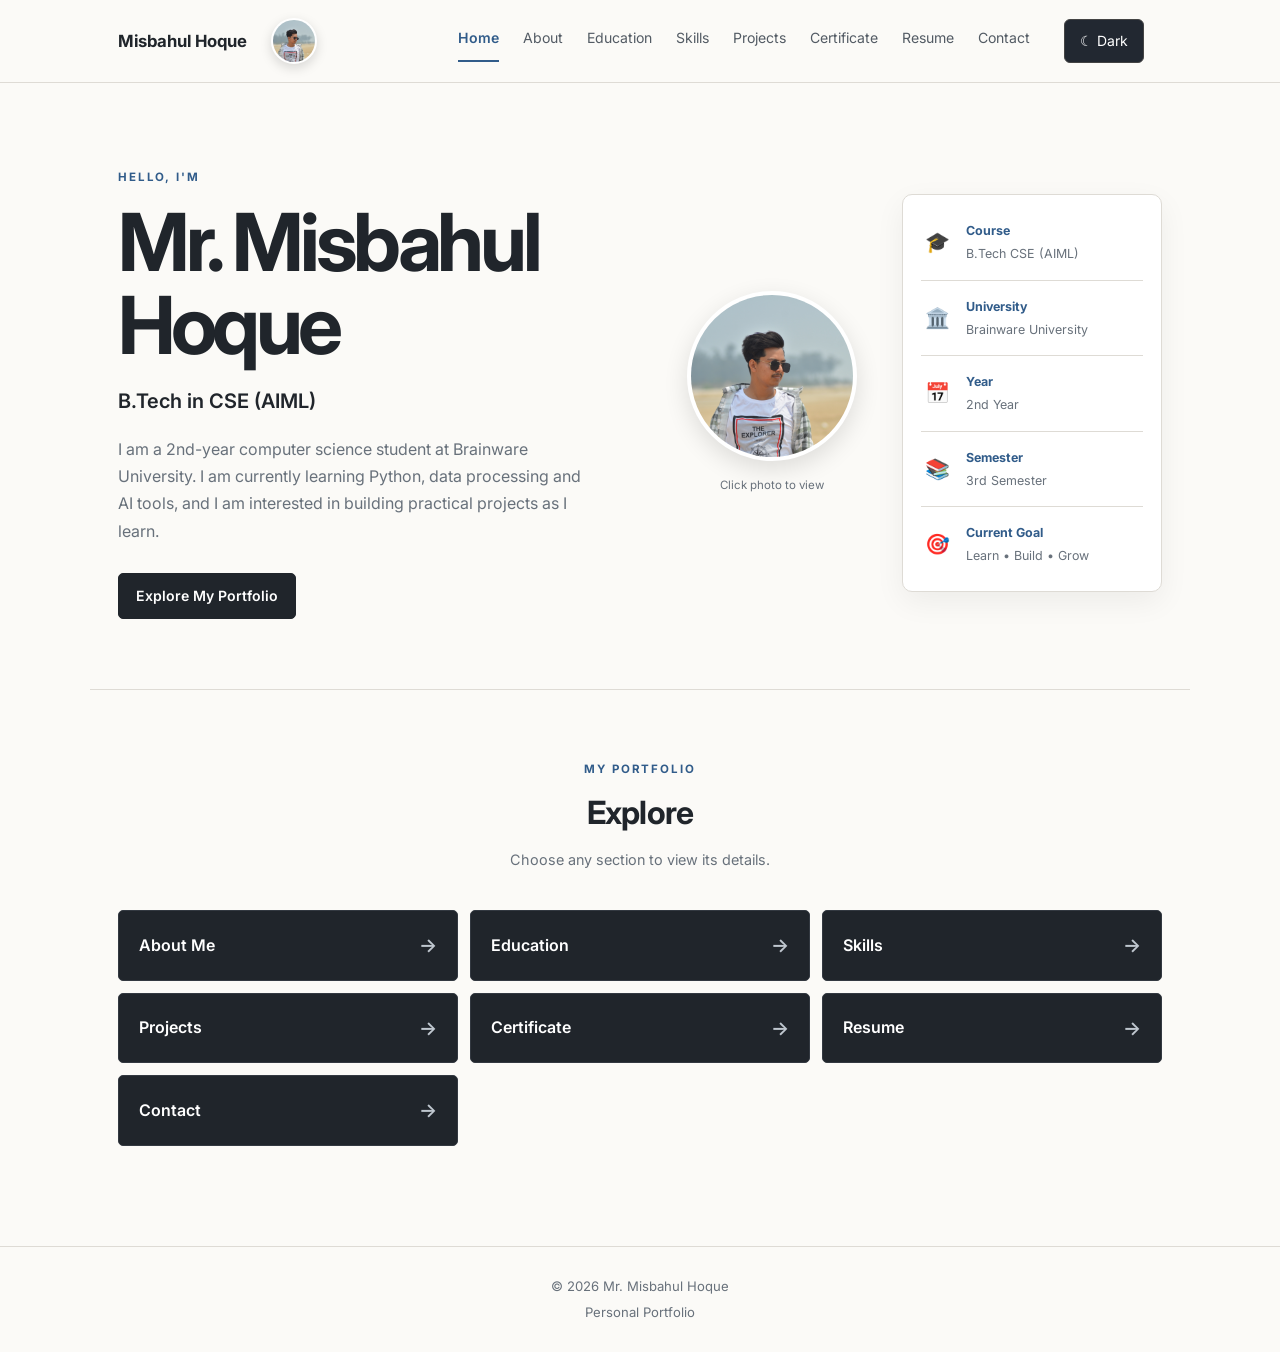
<file: index.html>
<!DOCTYPE html>
<html lang="en">
<head>
  <meta charset="UTF-8">
  <meta name="viewport" content="width=device-width, initial-scale=1.0">
  <meta name="description" content="Personal portfolio of Mr. Misbahul Hoque.">
  <title>Mr. Misbahul Hoque | Portfolio</title>
  <link rel="preconnect" href="https://fonts.googleapis.com">
  <link rel="preconnect" href="https://fonts.gstatic.com" crossorigin>
  <link href="https://fonts.googleapis.com/css2?family=Inter:wght@400;500;600;700&display=swap" rel="stylesheet">
  <link rel="stylesheet" href="style.css">
</head>
<body>

<header class="site-header">
  <div class="nav-wrap">

    <a class="brand" href="#home">Misbahul Hoque</a>

    <!-- Small Profile Photo -->
    <button
      class="header-profile-button"
      id="headerProfileButton"
      aria-label="Open portfolio menu"
      title="Open Portfolio"
    >
      <img src="assets/profile.JPG" alt="Misbahul Hoque">
    </button>

    <nav id="navMenu">
      <a href="#home">Home</a>
      <a href="#about">About</a>
      <a href="#education">Education</a>
      <a href="#skills">Skills</a>
      <a href="#projects">Projects</a>
      <a href="#certificates">Certificate</a>
      <a href="#resume">Resume</a>
      <a href="#contact">Contact</a>
    </nav>

    <div class="header-actions">
      <button class="theme-btn" id="themeBtn">☾ Dark</button>
      <button class="menu-btn" id="menuBtn">Menu</button>
    </div>

  </div>
</header>

<main>
<section class="hero" id="home">
  <div class="hero-copy">
    <p class="small-title">HELLO, I'M</p>
    <h1>Mr. Misbahul Hoque</h1>
    <p class="role">B.Tech in CSE (AIML)</p>
    <p class="hero-text">
      I am a 2nd-year computer science student at Brainware University.
      I am currently learning Python, data processing and AI tools, and I
      am interested in building practical projects as I learn.
    </p>
    <div class="hero-links">
      <a class="button" href="#menu">Explore My Portfolio</a>
    </div>
  </div>

 <div class="hero-visual">

  <div class="photo-box">
    <button class="profile-photo-button" id="profilePhotoButton" aria-label="View profile photo">
      <img src="assets/profile.JPG" alt="Mr. Misbahul Hoque">
    </button>
    <p class="photo-hint">Click photo to view</p>
  </div>

  <div class="hero-info-card">

    <div class="info-item">
      <span class="info-icon">🎓</span>
      <div>
        <b>Course</b>
        <span>B.Tech CSE (AIML)</span>
      </div>
    </div>

    <div class="info-item">
      <span class="info-icon">🏛️</span>
      <div>
        <b>University</b>
        <span>Brainware University</span>
      </div>
    </div>

    <div class="info-item">
      <span class="info-icon">📅</span>
      <div>
        <b>Year</b>
        <span>2nd Year</span>
      </div>
    </div>

    <div class="info-item">
      <span class="info-icon">📚</span>
      <div>
        <b>Semester</b>
        <span>3rd Semester</span>
      </div>
    </div>

    <div class="info-item">
      <span class="info-icon">🎯</span>
      <div>
        <b>Current Goal</b>
        <span>Learn • Build • Grow</span>
      </div>
    </div>

  </div>

</div>
</section>

<section class="portfolio-menu" id="menu">
  <div class="section-title centered">
    <span>MY PORTFOLIO</span>
    <h2>Explore</h2>
    <p>Choose any section to view its details.</p>
  </div>

  <div class="option-grid">
    <button class="option-button" data-target="about">About Me <span>→</span></button>
    <button class="option-button" data-target="education">Education <span>→</span></button>
    <button class="option-button" data-target="skills">Skills <span>→</span></button>
    <button class="option-button" data-target="projects">Projects <span>→</span></button>
    <button class="option-button" data-target="certificates">Certificate <span>→</span></button>
    <button class="option-button" data-target="resume">Resume <span>→</span></button>
    <button class="option-button" data-target="contact">Contact <span>→</span></button>
  </div>
</section>

<section class="detail-section" id="about">
  <div class="detail-inner">
    <button class="back-button" data-close>← Back to options</button>
    <div class="section-title"><span>01</span><h2>About Me</h2></div>
    <div class="two-column">
      <div>
        <p>
          My name is Misbahul Hoque and I am currently studying B.Tech in
          Computer Science and Engineering with a specialization in
          Artificial Intelligence and Machine Learning.
        </p>
        <p>
          I am currently in my 2nd year, 3rd semester at Brainware University.
          I am working on improving my programming and practical technology
          skills step by step.
        </p>
      </div>
      <aside class="quick-info">
        <div><b>Course</b><span>B.Tech CSE (AIML)</span></div>
        <div><b>University</b><span>Brainware University</span></div>
        <div><b>Year</b><span>2nd Year</span></div>
        <div><b>Semester</b><span>3rd Semester</span></div>
      </aside>
    </div>
  </div>
</section>

<section class="detail-section light" id="education">
  <div class="detail-inner">
    <button class="back-button" data-close>← Back to options</button>
    <div class="section-title"><span>02</span><h2>Education</h2></div>
    <div class="education-item">
      <div class="year">CURRENT</div>
      <div>
        <h3>Brainware University</h3>
        <p>B.Tech in Computer Science & Engineering (AIML)</p>
        <p class="muted">2nd Year · 3rd Semester</p>
      </div>
    </div>
  </div>
</section>

<section class="detail-section" id="skills">
  <div class="detail-inner">
    <button class="back-button" data-close>← Back to options</button>
    <div class="section-title"><span>03</span><h2>Skills</h2></div>
    <p class="skill-intro">These are the skills I currently know or am actively learning.</p>
    <div class="skill-list">
      <div><b>Python</b><span>Programming</span></div>
      <div><b>Data Processing</b><span>Basic data processing</span></div>
      <div><b>OpenAI</b><span>Using AI tools</span></div>
    </div>
  </div>
</section>

<section class="detail-section light" id="projects">
  <div class="detail-inner">
    <button class="back-button" data-close>← Back to options</button>
    <div class="section-title"><span>04</span><h2>Projects</h2></div>
    <div class="simple-box">
      <h3>Projects will be added here</h3>
      <p>
        I am currently learning and building projects. New projects will be
        added here as they are completed.
      </p>
    </div>
  </div>
</section>

<section class="detail-section" id="certificates">
  <div class="detail-inner">
    <button class="back-button" data-close>← Back to options</button>
    <div class="section-title"><span>05</span><h2>Certificate</h2></div>
    <div class="certificate">
      <div class="certificate-image">
        <iframe src="assets/certificate-ai-tools.pdf" title="AI Tools Workshop Certificate"></iframe>
      </div>
      <div class="certificate-details">
        <p class="small-title">CERTIFICATE OF COMPLETION</p>
        <h3>AI Tools & ChatGPT Workshop</h3>
        <p>Issued by <b>be10x</b></p>
        <p class="muted">March 22nd, 2026</p>
        <p>
          Successfully completed an AI tools and ChatGPT workshop covering
          AI-assisted presentations, data analysis, coding and debugging.
        </p>
        <a class="button" href="assets/certificate-ai-tools.pdf" target="_blank">Open Certificate</a>
      </div>
    </div>
  </div>
</section>
  
<section class="detail-section light" id="resume">
  <div class="detail-inner">
    <button class="back-button" data-close>← Back to options</button>
    <div class="section-title"><span>06</span><h2>Resume</h2></div>
    <div class="simple-box">
      <h3>Resume coming soon</h3>
      <p>
        My professional CV/resume will be added here after we create it.
      </p>
    </div>
  </div>
</section>

<section class="detail-section" id="contact">
  <div class="detail-inner">

    <button class="back-button" data-close>← Back to options</button>

    <div class="section-title">
      <span>07</span>
      <h2>Contact & Social</h2>
    </div>

    <p class="contact-text">
      You can connect with me through my social media profiles or email.
    </p>

    <div class="social-links">

      <a href="https://www.instagram.com/_i_am_misba_/"
         target="_blank"
         rel="noopener noreferrer"
         class="social-button">
        Instagram
        <span>↗</span>
      </a>

      <a href="https://www.facebook.com/share/1CwdYUna1B/"
         target="_blank"
         rel="noopener noreferrer"
         class="social-button">
        Facebook
        <span>↗</span>
      </a>

      <a href="https://www.linkedin.com/in/misbahul-hoque-839614297"
         target="_blank"
         rel="noopener noreferrer"
         class="social-button">
        LinkedIn
        <span>↗</span>
      </a>

      <a href="mailto:misbahulhoque.ai@gmail.com"
         class="social-button">
        Email
        <span>✉</span>
      </a>

    </div>

  </div>
</section>

<div class="photo-modal" id="photoModal" aria-hidden="true">
  <button class="photo-modal-close" id="photoModalClose" aria-label="Close photo">×</button>
  <img src="assets/profile.JPG" alt="Mr. Misbahul Hoque - profile photo">
</div>
</main>

<footer>
  <p>© <span id="year"></span> Mr. Misbahul Hoque</p>
  <p>Personal Portfolio</p>
</footer>

<script src="script.js"></script>
</body>
</html>
</file>
<file: style.css>
* {
  box-sizing: border-box;
  margin: 0;
  padding: 0;
}

:root {
  --ink: #20252b;
  --muted: #68717b;
  --paper: #fbfaf7;
  --white: #ffffff;
  --line: #dedbd5;
  --accent: #315c8a;
  --dark-button: #20252b;
  --soft: #f1f0ec;
}

html {
  scroll-behavior: smooth;
}

body {
  font-family: "Inter", Arial, sans-serif;
  color: var(--ink);
  background: var(--paper);
  line-height: 1.7;
}

a {
  color: inherit;
  text-decoration: none;
}

button {
  font: inherit;
  cursor: pointer;
}


/* ================= HEADER ================= */

.site-header {
  position: sticky;
  top: 0;
  z-index: 10;
  background: rgba(251, 250, 247, 0.97);
  border-bottom: 1px solid var(--line);
}

.nav-wrap {
  max-width: 1100px;
  margin: auto;
  padding: 18px 28px;
  display: flex;
  align-items: center;
  justify-content: space-between;
}

.brand {
  font-weight: 700;
  font-size: 1.05rem;
}

nav {
  display: flex;
  gap: 24px;
}

nav a {
  font-size: 0.88rem;
  color: #535b64;
}

nav a:hover {
  color: var(--accent);
}


/* ================= MENU BUTTON ================= */

.menu-btn {
  display: none;
  border: 1px solid var(--line);
  background: var(--white);
  color: var(--ink);
  padding: 8px 12px;
  border-radius: 6px;
}


/* ================= DARK MODE BUTTON ================= */

.theme-btn {
  background: #222831;
  color: #ffffff;
  border: 1px solid #444;
  padding: 9px 15px;
  border-radius: 6px;
  font-size: 14px;
  margin-left: auto;
  margin-right: 18px;
  transition: 0.2s;
}

.theme-btn:hover {
  background: #11151a;
}


/* ================= HERO ================= */

.hero {
  max-width: 1100px;
  min-height: 600px;
  margin: auto;
  padding: 85px 28px 70px;
  display: grid;
  grid-template-columns: 1.25fr 0.75fr;
  gap: 80px;
  align-items: center;
}

.small-title {
  font-size: 0.72rem;
  letter-spacing: 0.16em;
  font-weight: 700;
  color: var(--accent);
  margin-bottom: 12px;
}

h1 {
  max-width: 700px;
  font-size: clamp(2.8rem, 7vw, 5rem);
  line-height: 1.04;
  letter-spacing: -0.055em;
  font-weight: 700;
}

.role {
  font-size: 1.25rem;
  margin: 18px 0;
  font-weight: 600;
}

.hero-text {
  max-width: 650px;
  color: var(--muted);
  font-size: 1rem;
}

.hero-links {
  display: flex;
  gap: 20px;
  margin-top: 28px;
}


/* ================= NORMAL BUTTON ================= */

.button {
  display: inline-block;
  padding: 10px 17px;
  border: 1px solid var(--dark-button);
  color: white;
  background: var(--dark-button);
  border-radius: 5px;
  font-size: 0.88rem;
  font-weight: 600;
}

.button:hover {
  background: #343b43;
}


/* ================= PROFILE PHOTO ================= */

.photo-box {
  justify-self: end;
  width: 190px;
  text-align: center;
}

.profile-photo-button {
  width: 170px;
  height: 170px;
  padding: 0;
  border: 4px solid var(--white);
  border-radius: 50%;
  overflow: hidden;
  background: var(--white);
  box-shadow: 0 8px 25px rgba(0, 0, 0, 0.12);
  transition: transform 0.2s ease, box-shadow 0.2s ease;
}

.profile-photo-button:hover {
  transform: scale(1.03);
  box-shadow: 0 12px 30px rgba(0, 0, 0, 0.17);
}

.profile-photo-button img {
  width: 100%;
  height: 100%;
  object-fit: cover;
  object-position: center top;
  display: block;
}

.photo-hint {
  margin-top: 10px;
  color: var(--muted);
  font-size: 0.72rem;
}


/* ================= PORTFOLIO MENU ================= */

.portfolio-menu {
  max-width: 1100px;
  margin: auto;
  padding: 70px 28px 100px;
  border-top: 1px solid var(--line);
}

.section-title {
  margin-bottom: 38px;
}

.section-title.centered {
  text-align: center;
}

.section-title > span {
  display: block;
  color: var(--accent);
  font-size: 0.72rem;
  font-weight: 700;
  letter-spacing: 0.16em;
  margin-bottom: 7px;
}

.section-title h2 {
  font-size: 2rem;
  letter-spacing: -0.03em;
}

.section-title.centered p {
  margin-top: 7px;
  color: var(--muted);
  font-size: 0.9rem;
}


/* ================= OPTION BUTTONS ================= */

.option-grid {
  display: grid;
  grid-template-columns: repeat(3, 1fr);
  gap: 12px;
}

.option-button {
  border: 1px solid #333941;
  background: var(--dark-button);
  color: #fff;
  min-height: 70px;
  padding: 18px 20px;
  border-radius: 5px;
  display: flex;
  justify-content: space-between;
  align-items: center;
  text-align: left;
  font-weight: 600;
  transition: background 0.2s, transform 0.15s;
}

.option-button:hover {
  background: #343b43;
  transform: translateY(-1px);
}

.option-button span {
  color: #bfc7cf;
  font-size: 1.2rem;
}


/* ================= DETAIL SECTIONS ================= */

.detail-section {
  display: none;
  padding: 85px 28px;
}

.detail-section.open {
  display: block;
  animation: appear 0.2s ease;
}

.detail-section.light {
  background: var(--soft);
}

.detail-inner {
  max-width: 1044px;
  margin: auto;
}


/* ================= BACK BUTTON ================= */

.back-button {
  border: 0;
  background: transparent;
  color: var(--accent);
  font-size: 0.88rem;
  padding: 0;
  margin-bottom: 30px;
  font-weight: 600;
}


/* ================= ABOUT ================= */

.two-column {
  display: grid;
  grid-template-columns: 1fr 360px;
  gap: 70px;
}

.two-column p + p {
  margin-top: 18px;
}

/* ================= ABOUT INFO CARD ================= */

.quick-info {
  background: var(--white);
  border: 1px solid var(--line);
  border-radius: 12px;
  padding: 8px 22px;
  box-shadow: 0 8px 25px rgba(0, 0, 0, 0.05);
  align-self: start;
}

.quick-info div {
  display: grid;
  grid-template-columns: 110px 1fr;
  align-items: center;
  gap: 18px;
  min-height: 68px;
  padding: 14px 0;
  border-bottom: 1px solid var(--line);
  font-size: .9rem;
}

.quick-info div:last-child {
  border-bottom: none;
}

.quick-info b {
  font-weight: 600;
  color: var(--ink);
}

.quick-info span {
  color: var(--muted);
  text-align: right;
  line-height: 1.4;
}
body.dark-mode .quick-info {
  background: #161b22;
  border-color: #30363d;
  box-shadow: 0 10px 30px rgba(0, 0, 0, .25);
}

body.dark-mode .quick-info div {
  border-color: #30363d;
}

body.dark-mode .quick-info b {
  color: #f1f5f9;
}

body.dark-mode .quick-info span {
  color: #8b949e;
}

/* ================= EDUCATION ================= */

.education-item {
  display: grid;
  grid-template-columns: 120px 1fr;
  gap: 35px;
  padding: 28px 0;
  border-top: 1px solid var(--line);
  border-bottom: 1px solid var(--line);
}

.year {
  color: var(--accent);
  font-size: 0.75rem;
  font-weight: 700;
  letter-spacing: 0.12em;
}


/* ================= SKILLS ================= */

h3 {
  font-size: 1.15rem;
  margin-bottom: 5px;
}

.muted {
  color: var(--muted);
}

.skill-intro {
  color: var(--muted);
  margin-top: -20px;
  margin-bottom: 25px;
}

.skill-list {
  display: grid;
  grid-template-columns: repeat(3, 1fr);
  border-top: 1px solid var(--line);
  border-left: 1px solid var(--line);
}

.skill-list div {
  min-height: 120px;
  padding: 24px;
  border-right: 1px solid var(--line);
  border-bottom: 1px solid var(--line);
}

.skill-list b {
  display: block;
  margin-bottom: 5px;
}

.skill-list span {
  color: var(--muted);
  font-size: 0.85rem;
}


/* ================= PROJECTS ================= */

.simple-box {
  border: 1px solid var(--line);
  background: var(--white);
  padding: 35px;
  max-width: 760px;
}

.simple-box p {
  color: var(--muted);
}


/* ================= CERTIFICATE ================= */

.certificate {
  display: grid;
  grid-template-columns: 1.1fr 0.9fr;
  gap: 55px;
  align-items: center;
}

.certificate-image {
  background: white;
  border: 1px solid var(--line);
}

.certificate-image iframe {
  width: 100%;
  height: 440px;
  display: block;
  border: 0;
}

.certificate-details p {
  margin: 12px 0;
  color: var(--muted);
}

.certificate-details h3 {
  font-size: 1.5rem;
}


/* ================= CONTACT ================= */

.contact-text {
  color: var(--muted);
  border-top: 1px solid var(--line);
  padding-top: 22px;
}


/* ================= PHOTO MODAL ================= */

.photo-modal {
  position: fixed;
  inset: 0;
  z-index: 100;
  display: none;
  align-items: center;
  justify-content: center;
  padding: 30px;
  background: rgba(0, 0, 0, 0.78);
}

.photo-modal.open {
  display: flex;
}

.photo-modal img {
  max-width: min(760px, 92vw);
  max-height: 88vh;
  object-fit: contain;
  border-radius: 8px;
  box-shadow: 0 20px 60px rgba(0, 0, 0, 0.35);
}

.photo-modal-close {
  position: absolute;
  top: 18px;
  right: 24px;
  width: 42px;
  height: 42px;
  border: 0;
  border-radius: 50%;
  background: white;
  color: #222;
  font-size: 28px;
  line-height: 1;
}


/* ================= FOOTER ================= */

footer {
  border-top: 1px solid var(--line);
  padding: 28px;
  text-align: center;
  color: var(--muted);
  font-size: 0.82rem;
}

footer p + p {
  margin-top: 4px;
}


/* ================= ANIMATION ================= */

@keyframes appear {
  from {
    opacity: 0;
    transform: translateY(5px);
  }

  to {
    opacity: 1;
    transform: translateY(0);
  }
}


/* ================= DARK MODE ================= */

body.dark-mode {
  background: #0d1117;
  color: #f1f5f9;
}

body.dark-mode .site-header {
  background: #0d1117;
  border-color: #30363d;
}

body.dark-mode .brand,
body.dark-mode nav a {
  color: #f1f5f9;
}

body.dark-mode .hero,
body.dark-mode .portfolio-menu,
body.dark-mode footer {
  background: #0d1117;
  color: #f1f5f9;
}

body.dark-mode .detail-section {
  background: #0d1117;
  color: #f1f5f9;
}

body.dark-mode .detail-section.light {
  background: #161b22;
}

body.dark-mode .option-button {
  background: #20242b;
  color: #ffffff;
  border-color: #3b414a;
}

body.dark-mode .option-button:hover {
  background: #2b3038;
}

body.dark-mode .simple-box {
  background: #161b22;
  color: #f1f5f9;
  border-color: #30363d;
}

body.dark-mode .quick-info {
  border-color: #30363d;
}

body.dark-mode .quick-info div {
  border-color: #30363d;
}

body.dark-mode .education-item {
  border-color: #30363d;
}

body.dark-mode .skill-list {
  border-color: #30363d;
}

body.dark-mode .skill-list div {
  border-color: #30363d;
}

body.dark-mode p,
body.dark-mode .muted,
body.dark-mode .skill-intro,
body.dark-mode .contact-text {
  color: #c9d1d9;
}

body.dark-mode h1,
body.dark-mode h2,
body.dark-mode h3 {
  color: #ffffff;
}

body.dark-mode .theme-btn {
  background: #f1f5f9;
  color: #111827;
  border-color: #f1f5f9;
}

body.dark-mode .theme-btn:hover {
  background: #ffffff;
}


/* ================= MOBILE ================= */

@media (max-width: 800px) {

  .nav-wrap {
    flex-wrap: wrap;
  }
  
  nav {
    display: none;
    position: absolute;
    left: 0;
    right: 0;
    top: 66px;
    background: var(--paper);
    border-bottom: 1px solid var(--line);
    padding: 18px 28px;
    flex-direction: column;
    gap: 14px;
  }

  nav.open {
    display: flex;
  }

  .menu-btn {
    display: block;
  }

  .theme-btn {
    margin-left: auto;
    margin-right: 10px;
  }

  .hero {
    grid-template-columns: 1fr;
    gap: 45px;
    padding-top: 65px;
  }

  .photo-box {
    justify-self: start;
    width: 190px;
  }

  .option-grid {
    grid-template-columns: 1fr 1fr;
  }

  .two-column,
  .certificate {
    grid-template-columns: 1fr;
    gap: 35px;
  }

  .skill-list {
    grid-template-columns: 1fr;
  }
}


/* ================= SMALL MOBILE ================= */

@media (max-width: 500px) {

  .hero,
  .portfolio-menu,
  .detail-section {
    padding-left: 20px;
    padding-right: 20px;
  }

  .nav-wrap {
    padding-left: 20px;
    padding-right: 20px;
  }

  .option-grid {
    grid-template-columns: 1fr;
  }

  .education-item {
    grid-template-columns: 1fr;
    gap: 8px;
  }

  .theme-btn {
    font-size: 13px;
    padding: 8px 11px;
  }
}
/* ================= HERO VISUAL ================= */

.hero-visual {
  display: grid;
  grid-template-columns: 190px 260px;
  gap: 35px;
  align-items: center;
}

.hero-info-card {
  border: 1px solid var(--line);
  background: var(--white);
  border-radius: 10px;
  padding: 10px 18px;
  box-shadow: 0 10px 30px rgba(0,0,0,.06);
}

.info-item {
  display: flex;
  align-items: center;
  gap: 13px;
  padding: 15px 0;
  border-bottom: 1px solid var(--line);
}

.info-item:last-child {
  border-bottom: 0;
}

.info-icon {
  width: 32px;
  font-size: 20px;
  text-align: center;
}

.info-item b {
  display: block;
  font-size: .78rem;
  color: var(--accent);
  margin-bottom: 2px;
}

.info-item span:last-child {
  display: block;
  font-size: .78rem;
  color: var(--muted);
}


/* ================= DARK MODE INFO CARD ================= */

body.dark-mode .hero-info-card {
  background: #161b22;
  border-color: #30363d;
  box-shadow: 0 15px 40px rgba(0,0,0,.25);
}

body.dark-mode .info-item {
  border-color: #30363d;
}

body.dark-mode .info-item span:last-child {
  color: #c9d1d9;
}


/* ================= MOBILE ================= */

@media (max-width: 1000px) {

  .hero-visual {
    grid-template-columns: 190px 1fr;
    gap: 25px;
  }

}

@media (max-width: 800px) {

  .hero-visual {
    grid-template-columns: 1fr;
    justify-items: start;
    gap: 30px;
  }

  .hero-info-card {
    width: 100%;
    max-width: 400px;
  }

}
.social-links {
  display: grid;
  grid-template-columns: repeat(4, 1fr);
  gap: 12px;
  margin-top: 30px;
  max-width: 900px;
}

.social-button {
  display: flex;
  justify-content: space-between;
  align-items: center;
  padding: 18px 20px;
  background: var(--dark-button);
  color: white;
  border: 1px solid #333941;
  border-radius: 6px;
  font-weight: 600;
  transition: 0.2s ease;
}

.social-button:hover {
  transform: translateY(-2px);
  background: #343b43;
}

.social-button span {
  color: #bfc7cf;
  font-size: 1.2rem;
}

body.dark-mode .social-button {
  background: #161b22;
  border-color: #30363d;
  color: #f1f5f9;
}

body.dark-mode .social-button:hover {
  background: #21262d;
}

@media (max-width: 800px) {
  .social-links {
    grid-template-columns: 1fr 1fr;
  }
}

@media (max-width: 500px) {
  .social-links {
    grid-template-columns: 1fr;
  }
}
/* ================= SOCIAL LINKS ================= */

.social-links {
  display: grid;
  grid-template-columns: repeat(2, 1fr);
  gap: 12px;
  margin-top: 30px;
  max-width: 700px;
}

.social-button {
  display: flex;
  justify-content: space-between;
  align-items: center;
  padding: 16px 20px;
  background: var(--dark-button);
  color: white;
  border: 1px solid #333941;
  border-radius: 6px;
  font-weight: 600;
  transition: .2s ease;
}

.social-button:hover {
  transform: translateY(-2px);
  background: #343b43;
}

.social-button span {
  color: #bfc7cf;
  font-size: 1.1rem;
}

/* Dark mode */
body.dark-mode .social-button {
  background: #161b22;
  border-color: #30363d;
  color: #f1f5f9;
}

body.dark-mode .social-button:hover {
  background: #21262d;
}

/* Mobile */
@media (max-width: 600px) {
  .social-links {
    grid-template-columns: 1fr;
  }
}
/* ================= HEADER LAYOUT ================= */

.nav-wrap {
  max-width: 1100px;
  margin: auto;
  padding: 18px 28px;
  display: flex;
  align-items: center;
  gap: 24px;
}

/* Brand */
.brand {
  flex-shrink: 0;
}

/* Small profile photo in header */
.header-profile-button {
  width: 46px;
  height: 46px;
  padding: 0;
  border: 2px solid var(--white);
  border-radius: 50%;
  overflow: hidden;
  background: var(--white);
  cursor: pointer;
  flex-shrink: 0;
  box-shadow: 0 4px 12px rgba(0,0,0,.15);
  transition: transform .2s ease, box-shadow .2s ease;
}

.header-profile-button:hover {
  transform: scale(1.08);
  box-shadow: 0 6px 18px rgba(0,0,0,.25);
}

.header-profile-button img {
  width: 100%;
  height: 100%;
  object-fit: cover;
  object-position: center top;
  display: block;
}

/* Navigation */
.nav-wrap nav {
  margin-left: auto;
  display: flex;
  align-items: center;
  gap: 24px;
}

/* Right side controls */
.header-actions {
  display: flex;
  align-items: center;
  gap: 10px;
  margin-left: 10px;
}

/* Keep theme button on right */
.header-actions .theme-btn {
  margin-left: 0;
  white-space: nowrap;
}

/* ================= DARK MODE HEADER PHOTO ================= */

body.dark-mode .header-profile-button {
  border-color: #30363d;
  background: #161b22;
}

/* ================= MOBILE ================= */

@media (max-width: 800px) {

  .nav-wrap {
    padding: 14px 20px;
    gap: 12px;
  }

  .brand {
    margin-right: auto;
  }

  .header-profile-button {
    width: 42px;
    height: 42px;
  }

  .header-actions {
    margin-left: 0;
  }

  .header-actions .theme-btn {
    padding: 8px 11px;
  }

  .menu-btn {
    display: block;
  }

  .nav-wrap nav {
    display: none;
    position: absolute;
    left: 0;
    right: 0;
    top: 70px;
    margin: 0;
    background: var(--paper);
    border-bottom: 1px solid var(--line);
    padding: 18px 28px;
    flex-direction: column;
    gap: 14px;
  }

  .nav-wrap nav.open {
    display: flex;
  }

  body.dark-mode .nav-wrap nav {
    background: #0d1117;
    border-color: #30363d;
  }
}
/* ================= ACTIVE NAVIGATION ================= */

#navMenu a {
  position: relative;
  padding-bottom: 6px;
  transition: color 0.2s ease;
}

#navMenu a::after {
  content: "";
  position: absolute;
  left: 0;
  bottom: 0;
  width: 0;
  height: 2px;
  background: var(--accent);
  transition: width 0.25s ease;
}

#navMenu a.active {
  color: var(--accent);
  font-weight: 600;
}

#navMenu a.active::after {
  width: 100%;
}

/* Dark mode */
body.dark-mode #navMenu a.active {
  color: #5b9bd5;
}

body.dark-mode #navMenu a.active::after {
  background: #5b9bd5;
}
/* ================= PROFILE PHOTO MODAL ================= */

.photo-modal {
  position: fixed;
  inset: 0;
  background: rgba(0, 0, 0, 0.85);

  display: none;
  align-items: center;
  justify-content: center;

  z-index: 9999;
  padding: 30px;
}

.photo-modal.open {
  display: flex;
}

.photo-modal img {
  max-width: 90vw;
  max-height: 90vh;

  width: auto;
  height: auto;

  object-fit: contain;

  border-radius: 12px;
  box-shadow: 0 20px 60px rgba(0, 0, 0, 0.5);
}

.photo-modal-close {
  position: absolute;
  top: 25px;
  right: 30px;

  width: 45px;
  height: 45px;

  border: none;
  border-radius: 50%;

  background: white;
  color: #111;

  font-size: 32px;
  line-height: 1;

  cursor: pointer;
  z-index: 10000;
}

.photo-modal-close:hover {
  transform: scale(1.08);
}

/* Make main photo clearly clickable */
.profile-photo-button {
  cursor: pointer;
}
.photo-modal {
  position: fixed;
  inset: 0;
  z-index: 9999;
  display: none;
  align-items: center;
  justify-content: center;
  padding: 30px;
  background: rgba(0,0,0,.85);
}

.photo-modal.open {
  display: flex;
}

.photo-modal img {
  max-width: 90vw;
  max-height: 90vh;
  width: auto;
  height: auto;
  object-fit: contain;
  border-radius: 12px;
}

.photo-modal-close {
  position: absolute;
  top: 20px;
  right: 25px;
  z-index: 10000;
  width: 45px;
  height: 45px;
  border: 0;
  border-radius: 50%;
  background: white;
  color: black;
  font-size: 30px;
  cursor: pointer;
}
/* ================= ACTIVE NAV UNDERLINE ================= */

#navMenu a.active {
  position: relative;
}

#navMenu a.active::after {
  content: "";
  position: absolute;
  left: 0;
  right: 0;
  bottom: -6px;
  height: 2px;
  background: currentColor;
}


/* ================= PHOTO MODAL ================= */

.photo-modal {
  position: fixed;
  inset: 0;
  z-index: 9999;

  display: none;

  align-items: center;
  justify-content: center;

  padding: 30px;

  background: rgba(0, 0, 0, 0.88);
}


.photo-modal.open {
  display: flex;
}


.photo-modal img {
  display: block;

  max-width: 90vw;
  max-height: 90vh;

  width: auto;
  height: auto;

  object-fit: contain;

  border-radius: 14px;
}


.photo-modal-close {
  position: absolute;

  top: 20px;
  right: 25px;

  z-index: 10000;

  width: 45px;
  height: 45px;

  border: none;
  border-radius: 50%;

  background: white;
  color: black;

  font-size: 30px;
  line-height: 45px;

  text-align: center;

  cursor: pointer;
}
</file>
